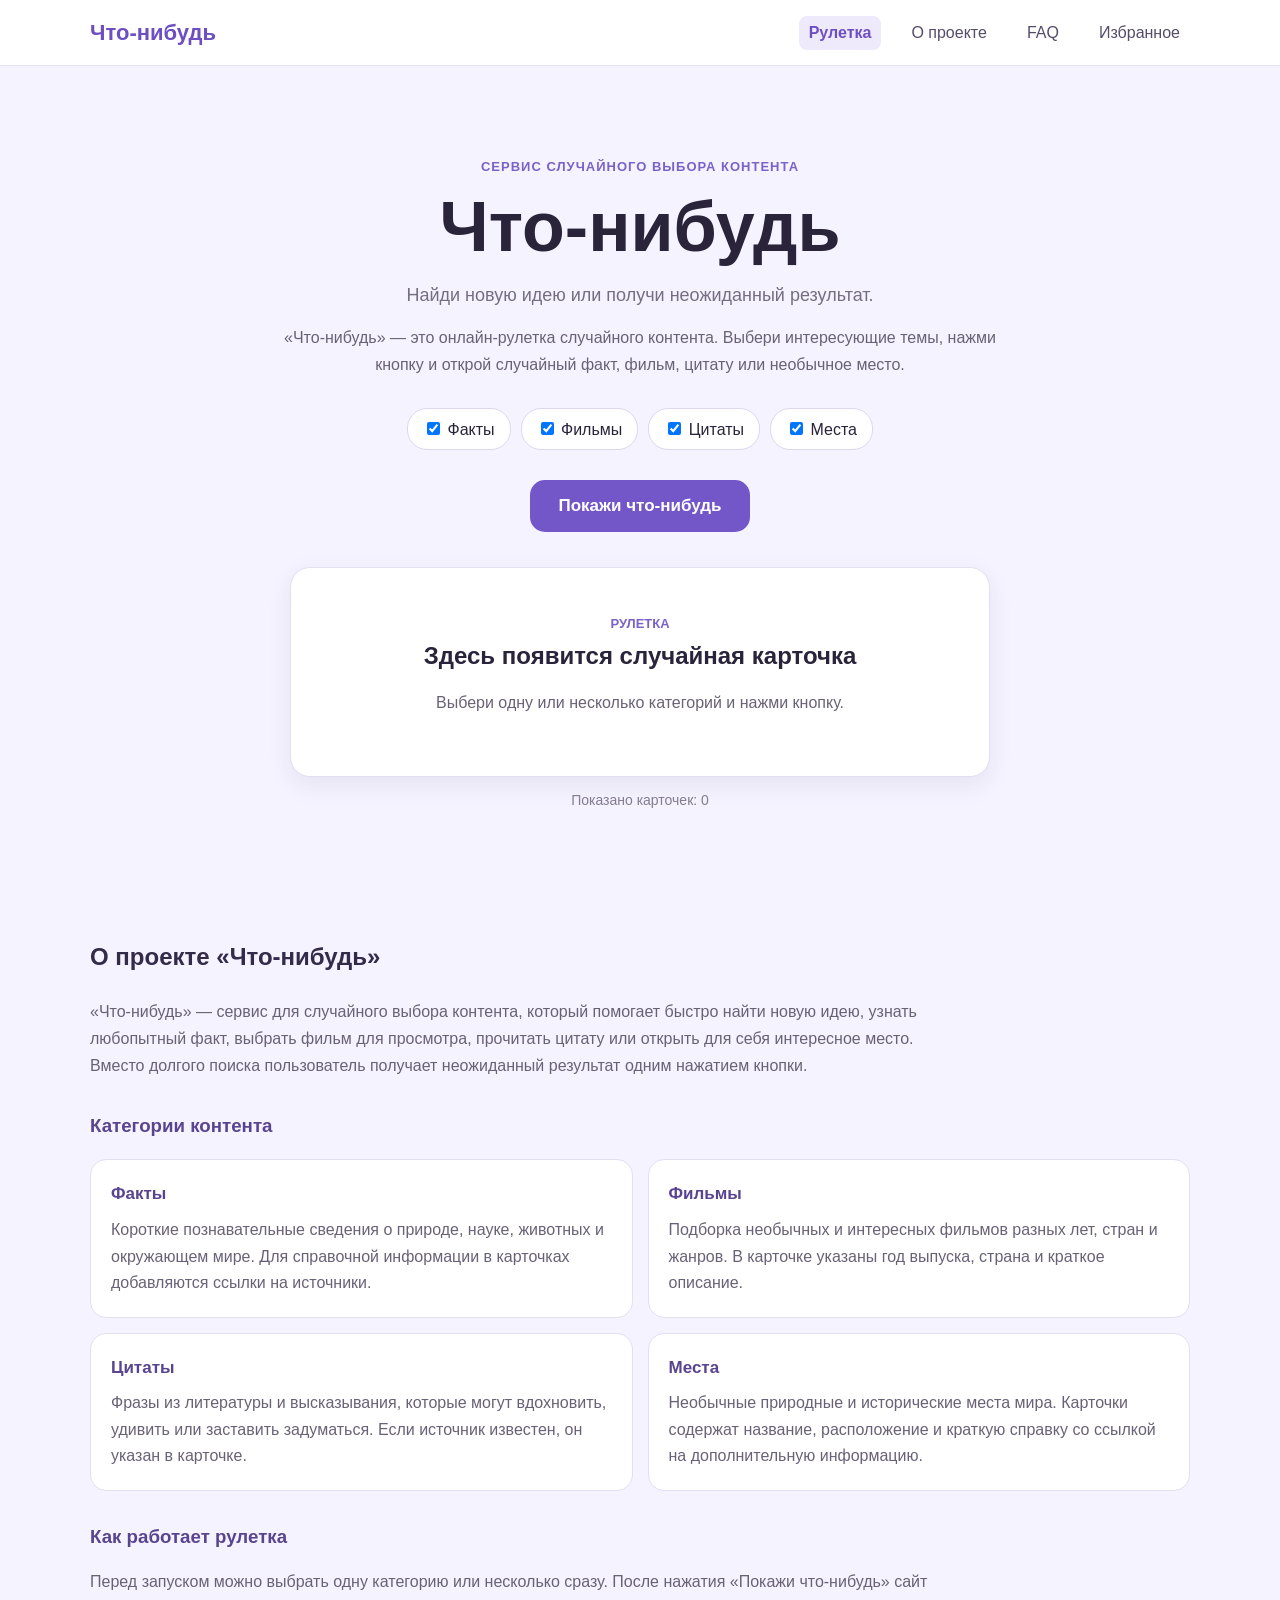
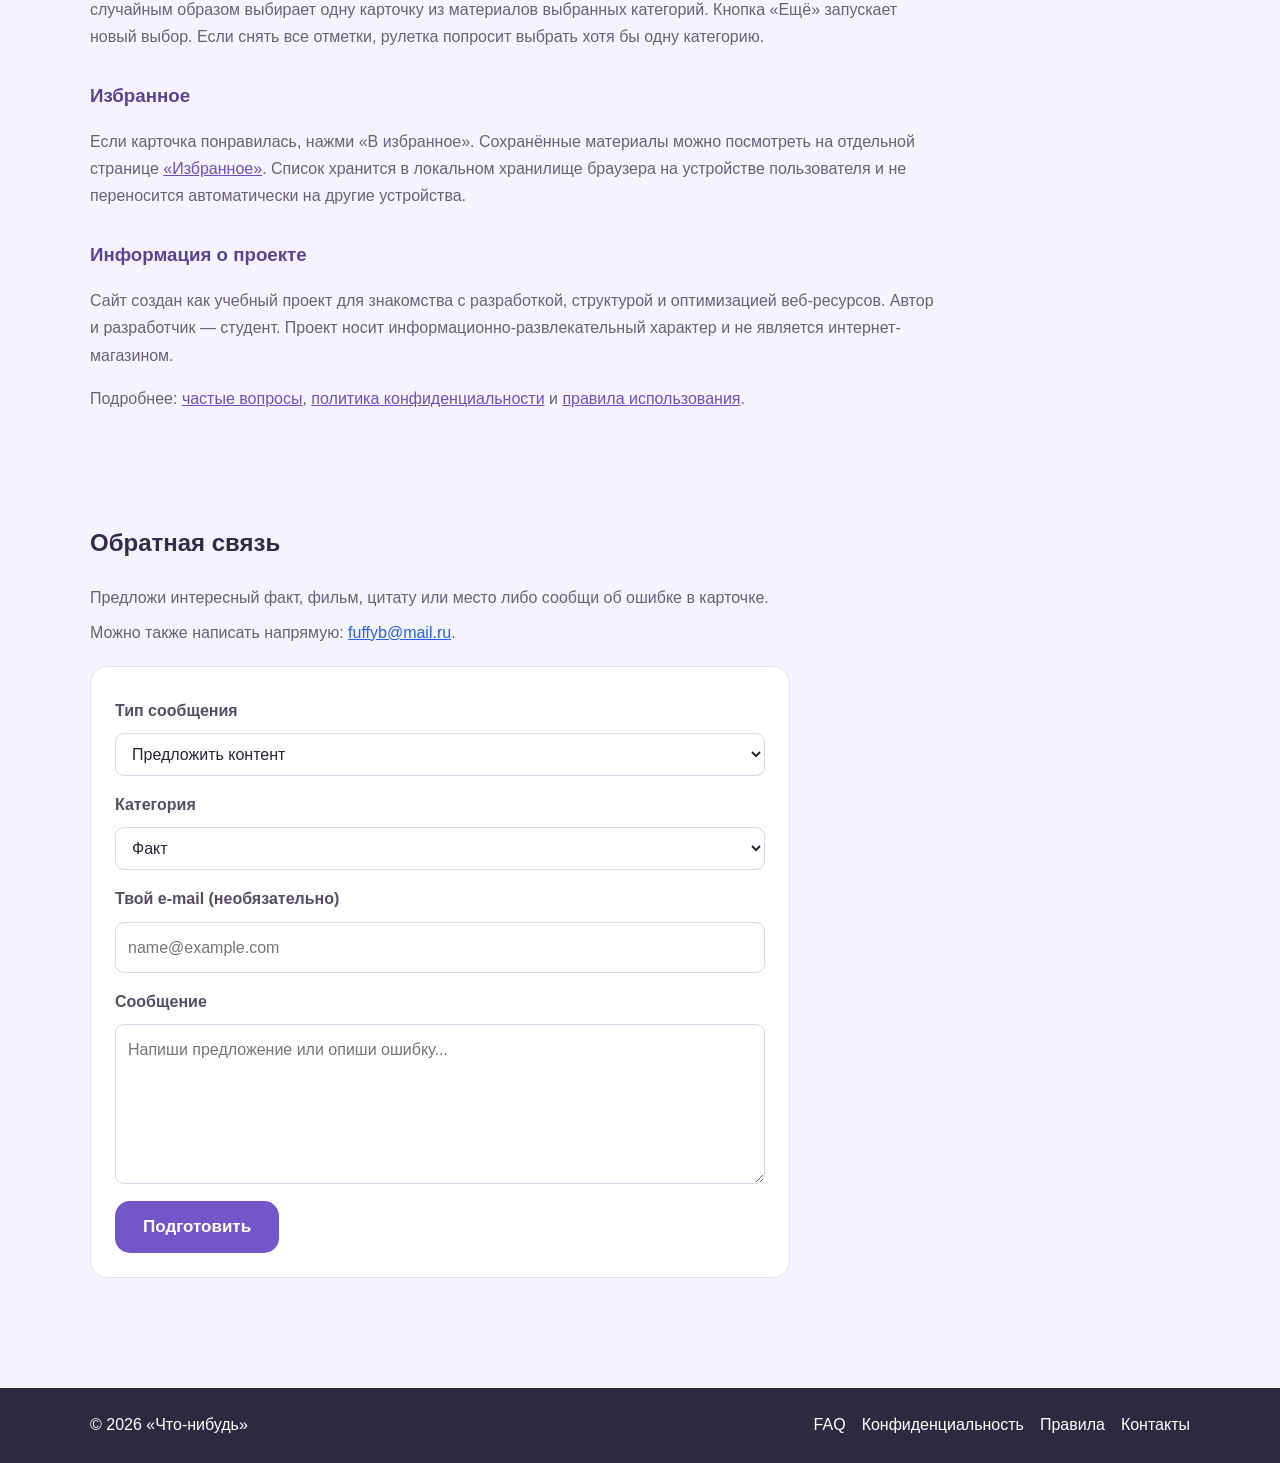
<file: index.html>
<!DOCTYPE html>
<html lang="ru">
<head>
<!-- Yandex.Metrika counter -->
<script type="text/javascript">
    (function(m,e,t,r,i,k,a){
        m[i]=m[i]||function(){(m[i].a=m[i].a||[]).push(arguments)};
        m[i].l=1*new Date();
        for (var j = 0; j < document.scripts.length; j++) {if (document.scripts[j].src === r) { return; }}
        k=e.createElement(t),a=e.getElementsByTagName(t)[0],k.async=1,k.src=r,a.parentNode.insertBefore(k,a)
    })(window, document,'script','https://mc.yandex.ru/metrika/tag.js?id=114435342', 'ym');

    ym(114435342, 'init', {ssr:true, webvisor:true, clickmap:true, ecommerce:"dataLayer", referrer: document.referrer, url: location.href, accurateTrackBounce:true, trackLinks:true});
</script>
<noscript><div><img src="https://mc.yandex.ru/watch/114435342" style="position:absolute; left:-9999px;" alt="" /></div></noscript>
<!-- /Yandex.Metrika counter -->
    <meta charset="UTF-8">
    <meta name="viewport" content="width=device-width, initial-scale=1.0">
    <title>Что-нибудь — случайная рулетка фактов, фильмов, цитат и мест</title>
    <meta name="description" content="«Что-нибудь» — сервис случайного выбора контента. Выбери факты, фильмы, цитаты или места, нажми кнопку и найди новую идею или неожиданный результат.">
    <link rel="stylesheet" href="style.css?v=4">
    <link rel="canonical" href="https://fuffich.github.io/">
</head>
<body>
<header>
    <div class="container nav">
        <a class="logo" href="index.html">Что-нибудь</a>
        <nav aria-label="Основная навигация">
            <a href="index.html" aria-current="page">Рулетка</a>
            <a href="index.html#about">О проекте</a>
            <a href="faq.html">FAQ</a>
            <a href="favorites.html">Избранное</a>
        </nav>
    </div>
</header>

<main>
    <section id="home" class="hero container">
        <p class="label">Сервис случайного выбора контента</p>
        <h1>Что-нибудь</h1>
        <p class="subtitle">Найди новую идею или получи неожиданный результат.</p>
        <p class="intro-text">
            «Что-нибудь» — это онлайн-рулетка случайного контента. Выбери интересующие темы,
            нажми кнопку и открой случайный факт, фильм, цитату или необычное место.
        </p>

        <div id="categories" class="filters" aria-label="Категории контента">
            <label><input type="checkbox" value="fact" checked> Факты</label>
            <label><input type="checkbox" value="movie" checked> Фильмы</label>
            <label><input type="checkbox" value="quote" checked> Цитаты</label>
            <label><input type="checkbox" value="place" checked> Места</label>
        </div>

        <button id="randomBtn" class="main-button">Покажи что-нибудь</button>

        <div id="rouletteCard" class="card placeholder" aria-live="polite" aria-atomic="true">
            <div>
                <span class="card-type">Рулетка</span>
                <h2>Здесь появится случайная карточка</h2>
                <p>Выбери одну или несколько категорий и нажми кнопку.</p>
            </div>
        </div>

        <div id="cardActions" class="actions" hidden>
            <button id="nextBtn">Ещё</button>
            <button id="saveBtn" aria-pressed="false">♡ В избранное</button>
            <button id="shareBtn">Поделиться</button>
        </div>

        <p class="counter">Показано карточек: <span id="counter">0</span></p>
    </section>

    <section class="content-section container" id="about">
        <h2>О проекте «Что-нибудь»</h2>
        <p>
            «Что-нибудь» — сервис для случайного выбора контента, который помогает быстро найти
            новую идею, узнать любопытный факт, выбрать фильм для просмотра, прочитать цитату
            или открыть для себя интересное место. Вместо долгого поиска пользователь получает
            неожиданный результат одним нажатием кнопки.
        </p>

        <h3>Категории контента</h3>
        <div class="category-grid">
            <article>
                <h4>Факты</h4>
                <p>Короткие познавательные сведения о природе, науке, животных и окружающем мире.
                   Для справочной информации в карточках добавляются ссылки на источники.</p>
            </article>
            <article>
                <h4>Фильмы</h4>
                <p>Подборка необычных и интересных фильмов разных лет, стран и жанров.
                   В карточке указаны год выпуска, страна и краткое описание.</p>
            </article>
            <article>
                <h4>Цитаты</h4>
                <p>Фразы из литературы и высказывания, которые могут вдохновить, удивить
                   или заставить задуматься. Если источник известен, он указан в карточке.</p>
            </article>
            <article>
                <h4>Места</h4>
                <p>Необычные природные и исторические места мира. Карточки содержат название,
                   расположение и краткую справку со ссылкой на дополнительную информацию.</p>
            </article>
        </div>

        <h3>Как работает рулетка</h3>
        <p>
            Перед запуском можно выбрать одну категорию или несколько сразу. После нажатия
            «Покажи что-нибудь» сайт случайным образом выбирает одну карточку из материалов
            выбранных категорий. Кнопка «Ещё» запускает новый выбор. Если снять все отметки,
            рулетка попросит выбрать хотя бы одну категорию.
        </p>

        <h3>Избранное</h3>
        <p>
            Если карточка понравилась, нажми «В избранное». Сохранённые материалы можно посмотреть
            на отдельной странице <a href="favorites.html">«Избранное»</a>. Список хранится
            в локальном хранилище браузера на устройстве пользователя и не переносится
            автоматически на другие устройства.
        </p>

        <h3>Информация о проекте</h3>
        <p>
            Сайт создан как учебный проект для знакомства с разработкой, структурой и оптимизацией
            веб-ресурсов. Автор и разработчик — студент. Проект носит информационно-развлекательный
            характер и не является интернет-магазином.
        </p>
        <p class="text-links">
            Подробнее: <a href="faq.html">частые вопросы</a>,
            <a href="privacy.html">политика конфиденциальности</a> и
            <a href="rules.html">правила использования</a>.
        </p>
    </section>

    <section class="feedback-section container" id="feedback">
        <h2>Обратная связь</h2>
        <p>
            Предложи интересный факт, фильм, цитату или место либо сообщи об ошибке в карточке.
        </p>
        <p class="contact-email">Можно также написать напрямую: <a href="mailto:fuffyb@mail.ru">fuffyb@mail.ru</a>.</p>

        <form id="feedbackForm" class="feedback-form">
            <label for="feedbackTopic">Тип сообщения</label>
            <select id="feedbackTopic" name="topic" required>
                <option value="Предложение контента">Предложить контент</option>
                <option value="Сообщение об ошибке">Сообщить об ошибке</option>
                <option value="Другое">Другое</option>
            </select>

            <label for="feedbackCategory">Категория</label>
            <select id="feedbackCategory" name="category">
                <option value="Факт">Факт</option>
                <option value="Фильм">Фильм</option>
                <option value="Цитата">Цитата</option>
                <option value="Место">Место</option>
                <option value="Не относится к категории">Не относится к категории</option>
            </select>

            <label for="feedbackEmail">Твой e-mail (необязательно)</label>
            <input id="feedbackEmail" name="email" type="email" placeholder="name@example.com">

            <label for="feedbackMessage">Сообщение</label>
            <textarea id="feedbackMessage" name="message" rows="5"
                      placeholder="Напиши предложение или опиши ошибку..." required></textarea>

            <button class="main-button" type="submit">Подготовить</button>
        </form>
    </section>
</main>

<footer>
    <div class="container footer-content">
        <span>© 2026 «Что-нибудь»</span>
        <div class="footer-links">
            <a href="faq.html">FAQ</a>
            <a href="privacy.html">Конфиденциальность</a>
            <a href="rules.html">Правила</a>
            <a href="index.html#feedback">Контакты</a>
        </div>
    </div>
</footer>

<script src="script.js"></script>
<script>
    // Подсвечиваем «О проекте», когда пользователь перешёл к этому разделу.
    (() => {
        const navLinks = document.querySelectorAll('header nav a');

        function updateCurrentNavigation() {
            const aboutIsActive = window.location.hash === '#about';

            navLinks.forEach((link) => {
                const href = link.getAttribute('href');
                const isAboutLink = href === 'index.html#about';
                const isRouletteLink = href === 'index.html';
                const shouldBeCurrent = aboutIsActive ? isAboutLink : isRouletteLink;

                if (shouldBeCurrent) {
                    link.setAttribute('aria-current', 'page');
                } else {
                    link.removeAttribute('aria-current');
                }
            });
        }

        updateCurrentNavigation();
        window.addEventListener('hashchange', updateCurrentNavigation);
    })();
</script>
<script src="link-state.js?v=4"></script>
</body>
</html>
</file>
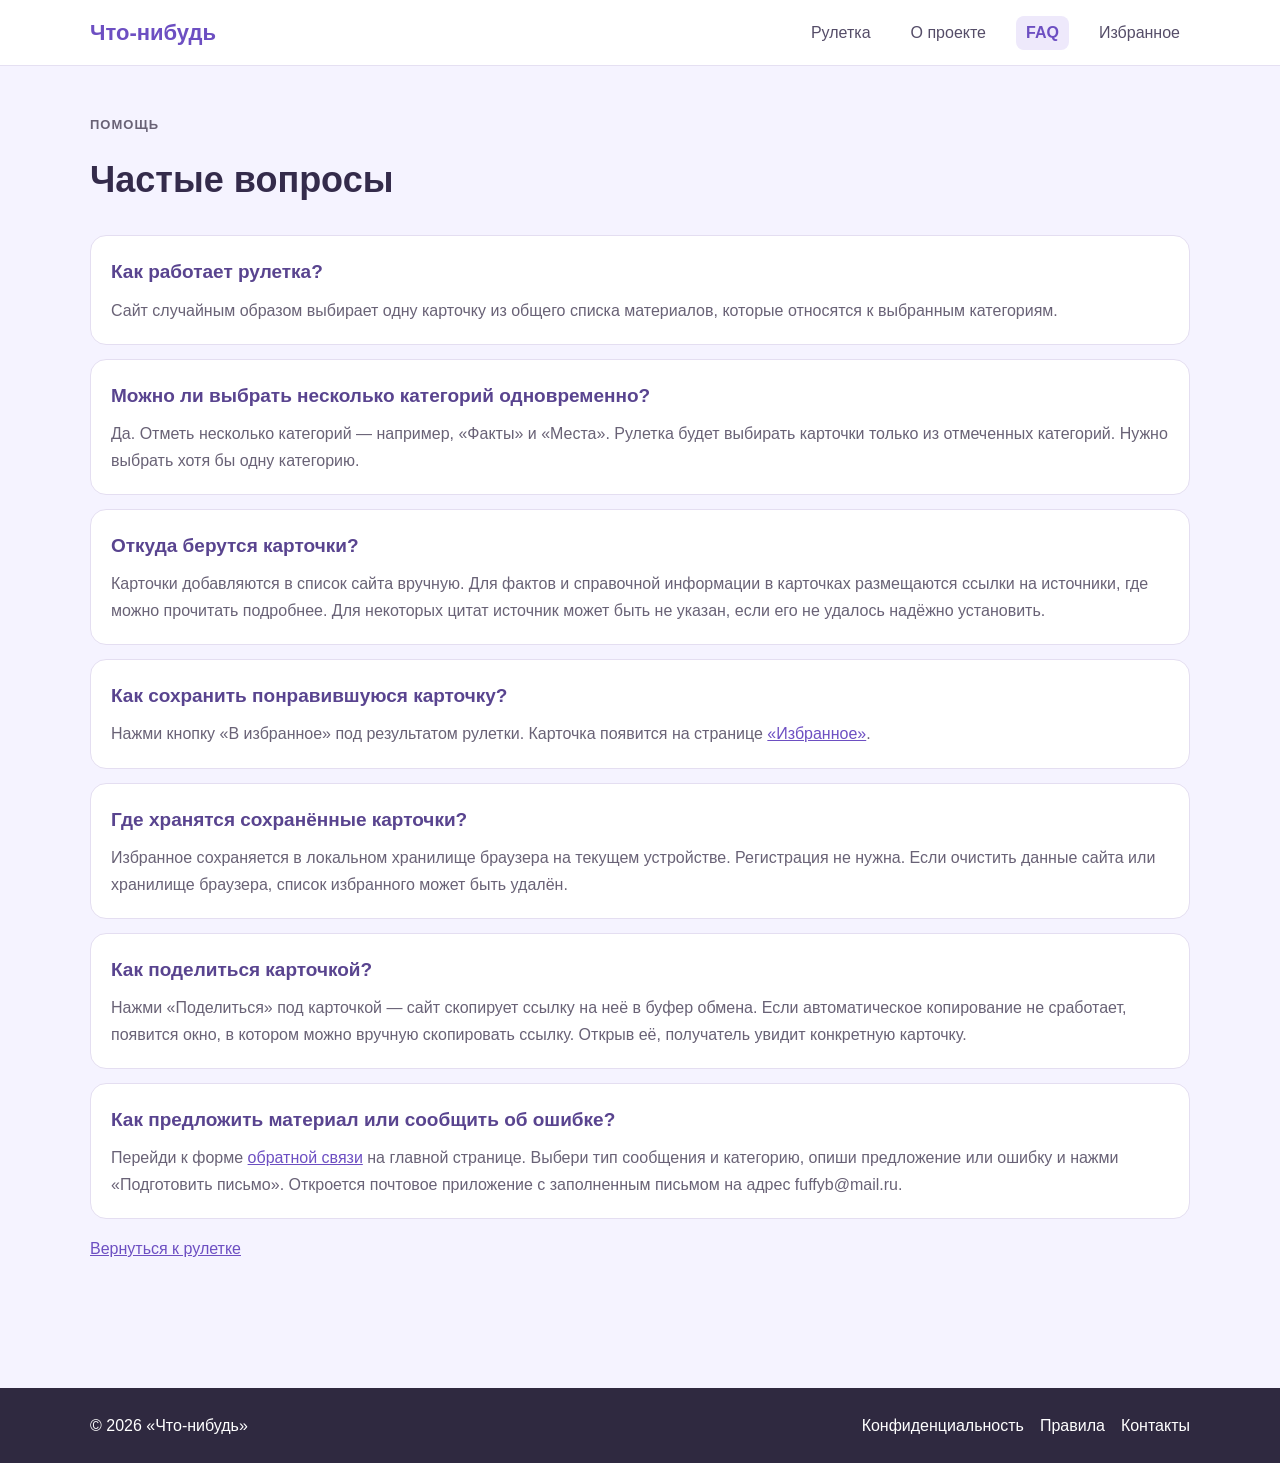
<file: faq.html>
<!DOCTYPE html>
<html lang="ru">
<head>
<!-- Yandex.Metrika counter -->
<script type="text/javascript">
    (function(m,e,t,r,i,k,a){
        m[i]=m[i]||function(){(m[i].a=m[i].a||[]).push(arguments)};
        m[i].l=1*new Date();
        for (var j = 0; j < document.scripts.length; j++) {if (document.scripts[j].src === r) { return; }}
        k=e.createElement(t),a=e.getElementsByTagName(t)[0],k.async=1,k.src=r,a.parentNode.insertBefore(k,a)
    })(window, document,'script','https://mc.yandex.ru/metrika/tag.js?id=114435342', 'ym');

    ym(114435342, 'init', {ssr:true, webvisor:true, clickmap:true, ecommerce:"dataLayer", referrer: document.referrer, url: location.href, accurateTrackBounce:true, trackLinks:true});
</script>
<noscript><div><img src="https://mc.yandex.ru/watch/114435342" style="position:absolute; left:-9999px;" alt="" /></div></noscript>
<!-- /Yandex.Metrika counter -->
    <meta charset="UTF-8">
    <meta name="viewport" content="width=device-width, initial-scale=1.0">
    <title>FAQ — вопросы о рулетке «Что-нибудь»</title>
    <meta name="description" content="Ответы на вопросы о случайной рулетке контента, категориях, карточках и избранном на сайте «Что-нибудь».">
    <link rel="stylesheet" href="style.css">
</head>
<body>
<header>
    <div class="container nav">
        <a class="logo" href="index.html">Что-нибудь</a>
        <nav aria-label="Основная навигация">
            <a href="index.html">Рулетка</a>
            <a href="index.html#about">О проекте</a>
            <a href="faq.html" aria-current="page">FAQ</a>
            <a href="favorites.html">Избранное</a>
        </nav>
    </div>
</header>

<main class="container info-page">
    <p class="label">Помощь</p>
    <h1 class="page-heading">Частые вопросы</h1>

    <section class="faq-item">
        <h2>Как работает рулетка?</h2>
        <p>Сайт случайным образом выбирает одну карточку из общего списка материалов, которые относятся к выбранным категориям.</p>
    </section>
    <section class="faq-item">
        <h2>Можно ли выбрать несколько категорий одновременно?</h2>
        <p>Да. Отметь несколько категорий — например, «Факты» и «Места». Рулетка будет выбирать карточки только из отмеченных категорий. Нужно выбрать хотя бы одну категорию.</p>
    </section>
    <section class="faq-item">
        <h2>Откуда берутся карточки?</h2>
        <p>Карточки добавляются в список сайта вручную. Для фактов и справочной информации в карточках размещаются ссылки на источники, где можно прочитать подробнее. Для некоторых цитат источник может быть не указан, если его не удалось надёжно установить.</p>
    </section>
    <section class="faq-item">
        <h2>Как сохранить понравившуюся карточку?</h2>
        <p>Нажми кнопку «В избранное» под результатом рулетки. Карточка появится на странице <a href="favorites.html">«Избранное»</a>.</p>
    </section>
    <section class="faq-item">
        <h2>Где хранятся сохранённые карточки?</h2>
        <p>Избранное сохраняется в локальном хранилище браузера на текущем устройстве. Регистрация не нужна. Если очистить данные сайта или хранилище браузера, список избранного может быть удалён.</p>
    </section>
    <section class="faq-item">
        <h2>Как поделиться карточкой?</h2>
        <p>Нажми «Поделиться» под карточкой — сайт скопирует ссылку на неё в буфер обмена. Если автоматическое копирование не сработает, появится окно, в котором можно вручную скопировать ссылку. Открыв её, получатель увидит конкретную карточку.</p>
    </section>
    <section class="faq-item">
        <h2>Как предложить материал или сообщить об ошибке?</h2>
        <p>Перейди к форме <a href="index.html#feedback">обратной связи</a> на главной странице. Выбери тип сообщения и категорию, опиши предложение или ошибку и нажми «Подготовить письмо». Откроется почтовое приложение с заполненным письмом на адрес fuffyb@mail.ru.</p>
    </section>

    <p class="text-links"><a href="index.html">Вернуться к рулетке</a></p>
</main>

<footer>
    <div class="container footer-content">
        <span>© 2026 «Что-нибудь»</span>
        <div class="footer-links">
            <a href="privacy.html">Конфиденциальность</a>
            <a href="rules.html">Правила</a>
            <a href="mailto:fuffyb@mail.ru">Контакты</a>
        </div>
    </div>
</footer>
</body>
</html>
</file>
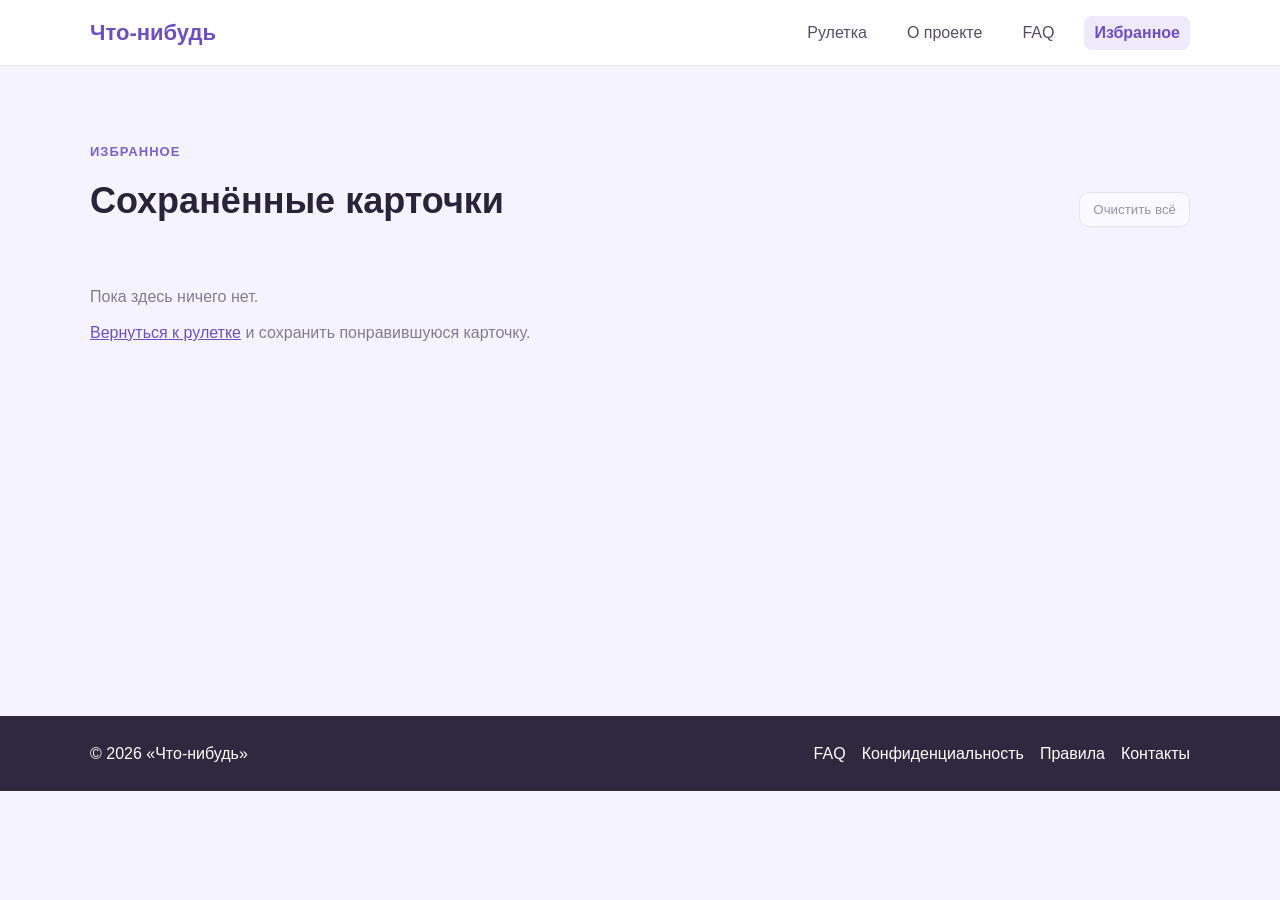
<file: favorites.html>
<!DOCTYPE html>
<html lang="ru">
<head>
<!-- Yandex.Metrika counter -->
<script type="text/javascript">
    (function(m,e,t,r,i,k,a){
        m[i]=m[i]||function(){(m[i].a=m[i].a||[]).push(arguments)};
        m[i].l=1*new Date();
        for (var j = 0; j < document.scripts.length; j++) {if (document.scripts[j].src === r) { return; }}
        k=e.createElement(t),a=e.getElementsByTagName(t)[0],k.async=1,k.src=r,a.parentNode.insertBefore(k,a)
    })(window, document,'script','https://mc.yandex.ru/metrika/tag.js?id=114435342', 'ym');

    ym(114435342, 'init', {ssr:true, webvisor:true, clickmap:true, ecommerce:"dataLayer", referrer: document.referrer, url: location.href, accurateTrackBounce:true, trackLinks:true});
</script>
<noscript><div><img src="https://mc.yandex.ru/watch/114435342" style="position:absolute; left:-9999px;" alt="" /></div></noscript>
<!-- /Yandex.Metrika counter -->
    <meta charset="UTF-8">
    <meta name="viewport" content="width=device-width, initial-scale=1.0">
    <title>Избранное — Что-нибудь</title>
    <meta name="description" content="Сохранённые факты, фильмы, цитаты и места из случайной рулетки «Что-нибудь».">
    <link rel="stylesheet" href="style.css">
</head>
<body>
<header>
    <div class="container nav">
        <a class="logo" href="index.html">Что-нибудь</a>
        <nav aria-label="Основная навигация">
            <a href="index.html">Рулетка</a>
            <a href="index.html#about">О проекте</a>
            <a href="faq.html">FAQ</a>
            <a href="favorites.html" aria-current="page">Избранное</a>
        </nav>
    </div>
</header>

<main>
    <section class="section container favorites-section">
        <p class="label">Избранное</p>
        <div class="section-title">
            <h1 class="page-heading">Сохранённые карточки</h1>
            <button id="clearFavorites" class="small-button" type="button" disabled>Очистить всё</button>
        </div>
        <div id="favoritesGrid" class="grid"></div>
        <p id="emptyFavorites" class="empty">
            Пока здесь ничего нет.<br><br>
            <a href="index.html">Вернуться к рулетке</a> и сохранить понравившуюся карточку.
        </p>
    </section>
</main>

<footer>
    <div class="container footer-content">
        <span>© 2026 «Что-нибудь»</span>
        <div class="footer-links">
            <a href="faq.html">FAQ</a>
            <a href="privacy.html">Конфиденциальность</a>
            <a href="rules.html">Правила</a>
            <a href="mailto:fuffyb@mail.ru">Контакты</a>
        </div>
    </div>
</footer>

<script src="script.js"></script>
</body>
</html>
</file>
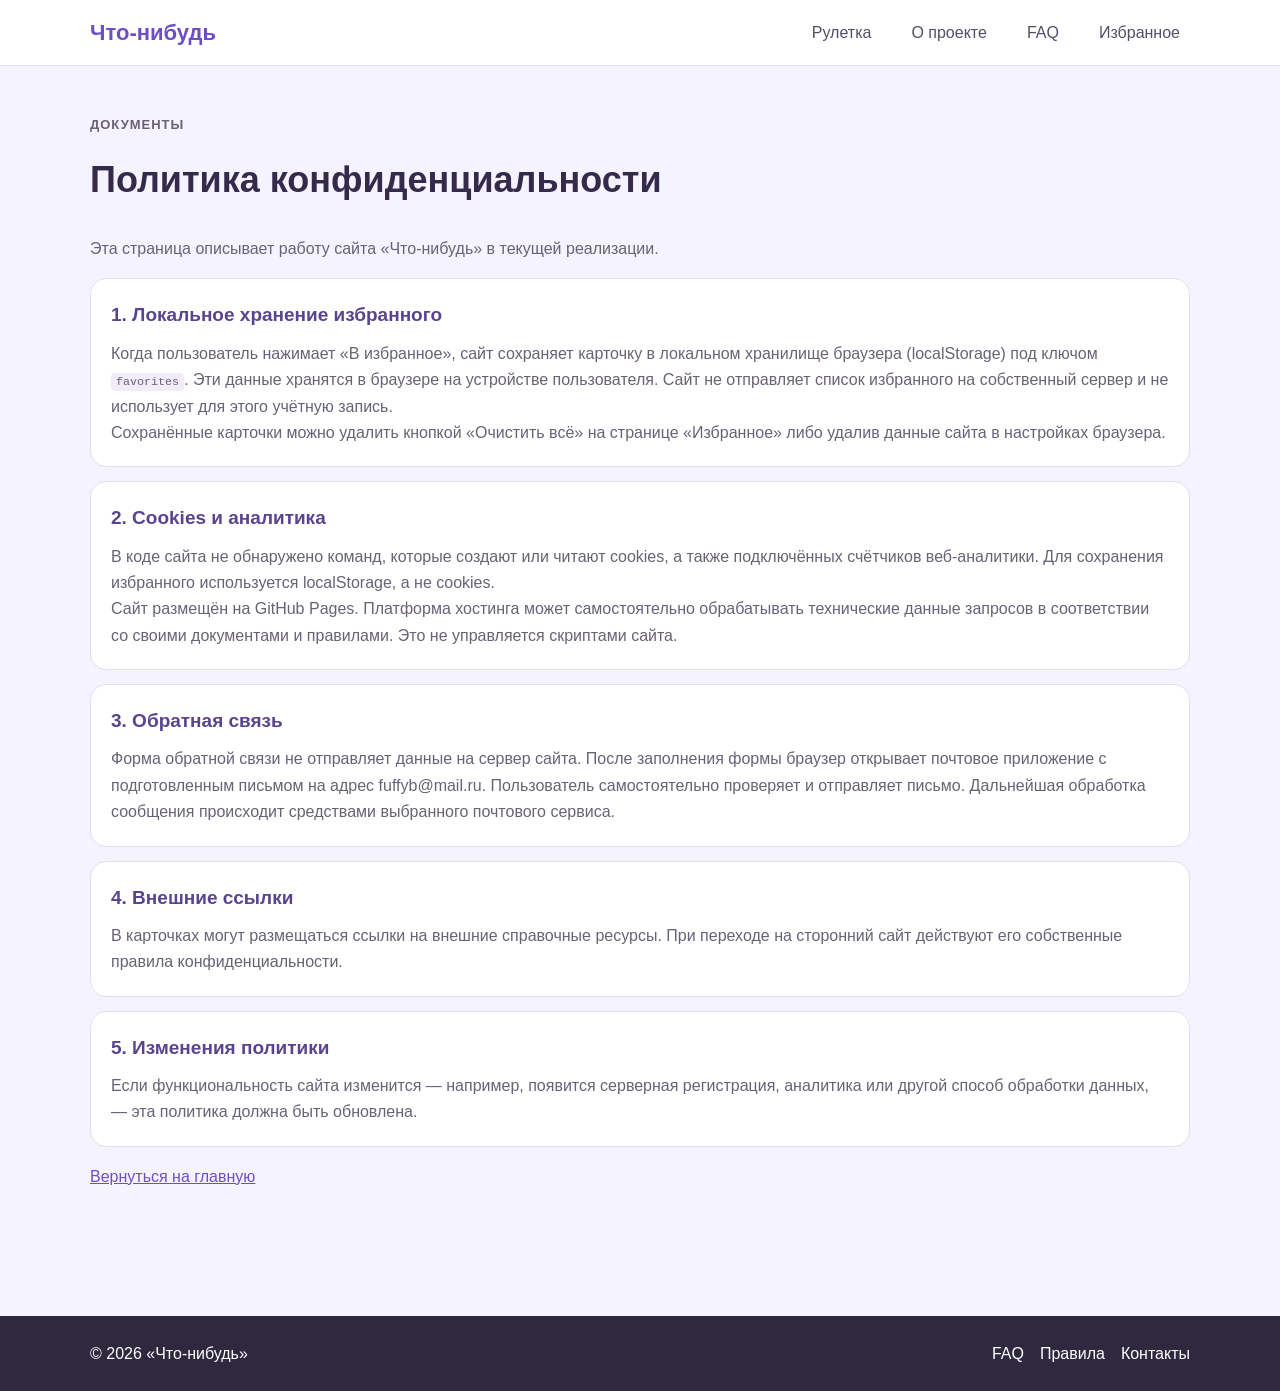
<file: privacy.html>
<!DOCTYPE html>
<html lang="ru">
<head>
<!-- Yandex.Metrika counter -->
<script type="text/javascript">
    (function(m,e,t,r,i,k,a){
        m[i]=m[i]||function(){(m[i].a=m[i].a||[]).push(arguments)};
        m[i].l=1*new Date();
        for (var j = 0; j < document.scripts.length; j++) {if (document.scripts[j].src === r) { return; }}
        k=e.createElement(t),a=e.getElementsByTagName(t)[0],k.async=1,k.src=r,a.parentNode.insertBefore(k,a)
    })(window, document,'script','https://mc.yandex.ru/metrika/tag.js?id=114435342', 'ym');

    ym(114435342, 'init', {ssr:true, webvisor:true, clickmap:true, ecommerce:"dataLayer", referrer: document.referrer, url: location.href, accurateTrackBounce:true, trackLinks:true});
</script>
<noscript><div><img src="https://mc.yandex.ru/watch/114435342" style="position:absolute; left:-9999px;" alt="" /></div></noscript>
<!-- /Yandex.Metrika counter -->
    <meta charset="UTF-8">
    <meta name="viewport" content="width=device-width, initial-scale=1.0">
    <title>Политика конфиденциальности — Что-нибудь</title>
    <meta name="description" content="Как сайт «Что-нибудь» использует локальное хранилище браузера и обрабатывает сообщения обратной связи.">
    <link rel="stylesheet" href="style.css">
</head>
<body>
<header>
    <div class="container nav">
        <a class="logo" href="index.html">Что-нибудь</a>
        <nav aria-label="Основная навигация">
            <a href="index.html">Рулетка</a>
            <a href="index.html#about">О проекте</a>
            <a href="faq.html">FAQ</a>
            <a href="favorites.html">Избранное</a>
        </nav>
    </div>
</header>

<main class="container info-page">
    <p class="label">Документы</p>
    <h1 class="page-heading">Политика конфиденциальности</h1>
    <p>Эта страница описывает работу сайта «Что-нибудь» в текущей реализации.</p>

    <section class="faq-item">
        <h2>1. Локальное хранение избранного</h2>
        <p>Когда пользователь нажимает «В избранное», сайт сохраняет карточку в локальном хранилище браузера (localStorage) под ключом <code>favorites</code>. Эти данные хранятся в браузере на устройстве пользователя. Сайт не отправляет список избранного на собственный сервер и не использует для этого учётную запись.</p>
        <p>Сохранённые карточки можно удалить кнопкой «Очистить всё» на странице «Избранное» либо удалив данные сайта в настройках браузера.</p>
    </section>
    <section class="faq-item">
        <h2>2. Cookies и аналитика</h2>
        <p>В коде сайта не обнаружено команд, которые создают или читают cookies, а также подключённых счётчиков веб-аналитики. Для сохранения избранного используется localStorage, а не cookies.</p>
        <p>Сайт размещён на GitHub Pages. Платформа хостинга может самостоятельно обрабатывать технические данные запросов в соответствии со своими документами и правилами. Это не управляется скриптами сайта.</p>
    </section>
    <section class="faq-item">
        <h2>3. Обратная связь</h2>
        <p>Форма обратной связи не отправляет данные на сервер сайта. После заполнения формы браузер открывает почтовое приложение с подготовленным письмом на адрес fuffyb@mail.ru. Пользователь самостоятельно проверяет и отправляет письмо. Дальнейшая обработка сообщения происходит средствами выбранного почтового сервиса.</p>
    </section>
    <section class="faq-item">
        <h2>4. Внешние ссылки</h2>
        <p>В карточках могут размещаться ссылки на внешние справочные ресурсы. При переходе на сторонний сайт действуют его собственные правила конфиденциальности.</p>
    </section>
    <section class="faq-item">
        <h2>5. Изменения политики</h2>
        <p>Если функциональность сайта изменится — например, появится серверная регистрация, аналитика или другой способ обработки данных, — эта политика должна быть обновлена.</p>
    </section>

    <p class="text-links"><a href="index.html">Вернуться на главную</a></p>
</main>

<footer>
    <div class="container footer-content">
        <span>© 2026 «Что-нибудь»</span>
        <div class="footer-links">
            <a href="faq.html">FAQ</a>
            <a href="rules.html">Правила</a>
            <a href="mailto:fuffyb@mail.ru">Контакты</a>
        </div>
    </div>
</footer>
</body>
</html>
</file>
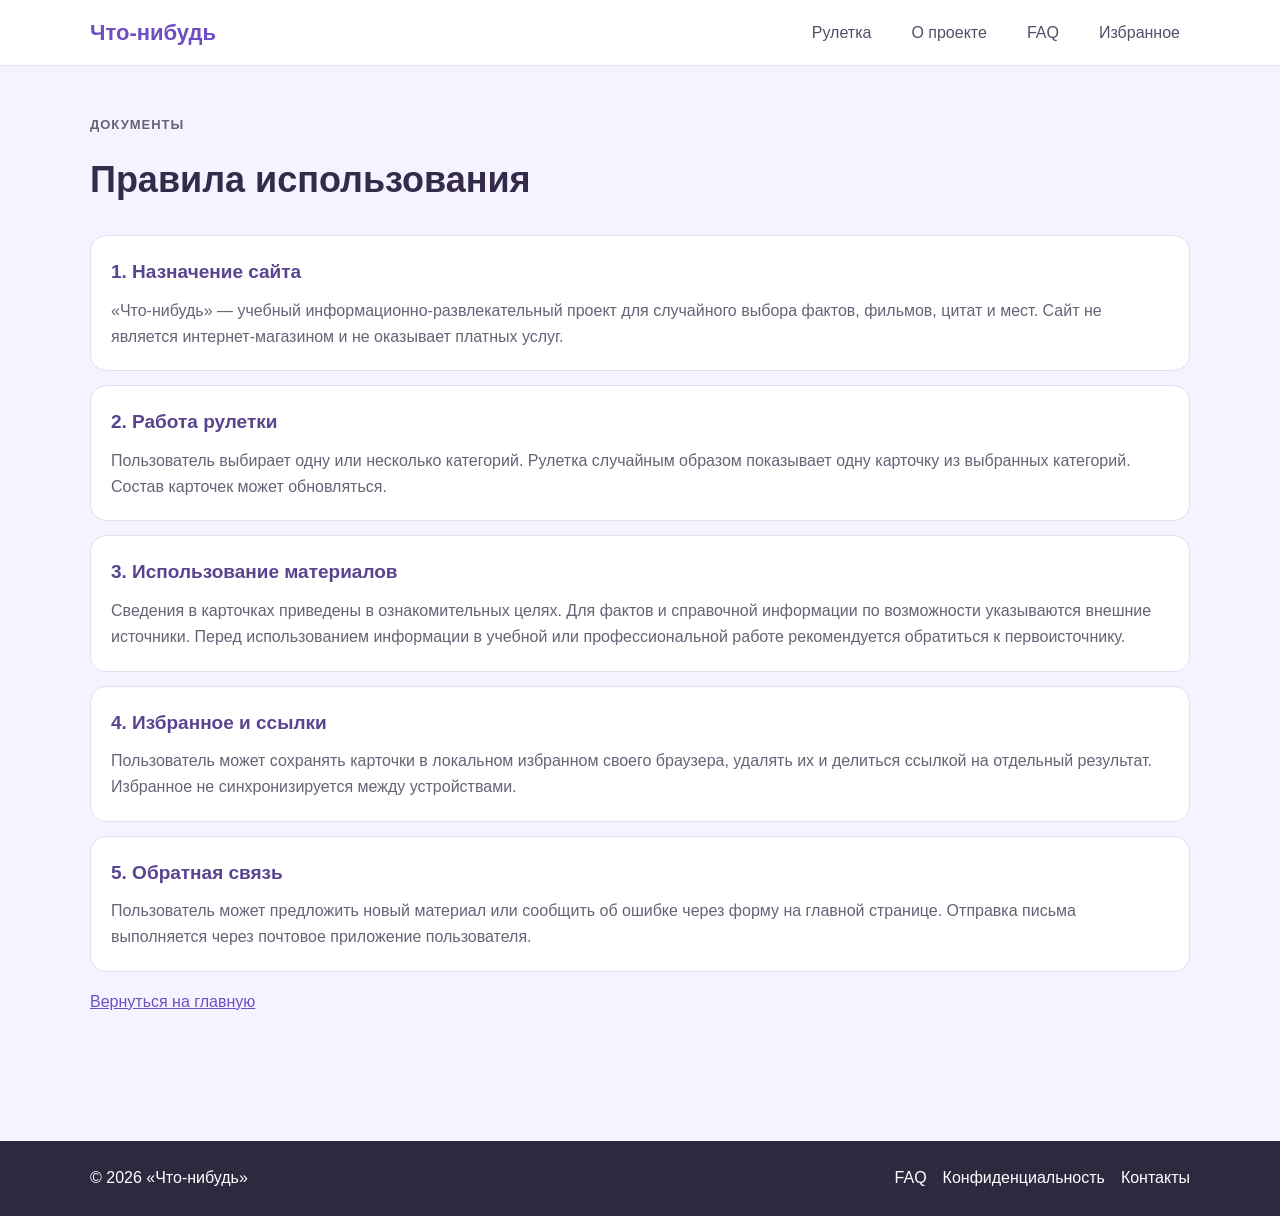
<file: rules.html>
<!DOCTYPE html>
<html lang="ru">
<head>
<!-- Yandex.Metrika counter -->
<script type="text/javascript">
    (function(m,e,t,r,i,k,a){
        m[i]=m[i]||function(){(m[i].a=m[i].a||[]).push(arguments)};
        m[i].l=1*new Date();
        for (var j = 0; j < document.scripts.length; j++) {if (document.scripts[j].src === r) { return; }}
        k=e.createElement(t),a=e.getElementsByTagName(t)[0],k.async=1,k.src=r,a.parentNode.insertBefore(k,a)
    })(window, document,'script','https://mc.yandex.ru/metrika/tag.js?id=114435342', 'ym');

    ym(114435342, 'init', {ssr:true, webvisor:true, clickmap:true, ecommerce:"dataLayer", referrer: document.referrer, url: location.href, accurateTrackBounce:true, trackLinks:true});
</script>
<noscript><div><img src="https://mc.yandex.ru/watch/114435342" style="position:absolute; left:-9999px;" alt="" /></div></noscript>
<!-- /Yandex.Metrika counter -->
    <meta charset="UTF-8">
    <meta name="viewport" content="width=device-width, initial-scale=1.0">
    <title>Правила использования — Что-нибудь</title>
    <meta name="description" content="Краткие правила использования случайной рулетки контента «Что-нибудь».">
    <link rel="stylesheet" href="style.css">
</head>
<body>
<header>
    <div class="container nav">
        <a class="logo" href="index.html">Что-нибудь</a>
        <nav aria-label="Основная навигация">
            <a href="index.html">Рулетка</a>
            <a href="index.html#about">О проекте</a>
            <a href="faq.html">FAQ</a>
            <a href="favorites.html">Избранное</a>
        </nav>
    </div>
</header>

<main class="container info-page">
    <p class="label">Документы</p>
    <h1 class="page-heading">Правила использования</h1>

    <section class="faq-item">
        <h2>1. Назначение сайта</h2>
        <p>«Что-нибудь» — учебный информационно-развлекательный проект для случайного выбора фактов, фильмов, цитат и мест. Сайт не является интернет-магазином и не оказывает платных услуг.</p>
    </section>
    <section class="faq-item">
        <h2>2. Работа рулетки</h2>
        <p>Пользователь выбирает одну или несколько категорий. Рулетка случайным образом показывает одну карточку из выбранных категорий. Состав карточек может обновляться.</p>
    </section>
    <section class="faq-item">
        <h2>3. Использование материалов</h2>
        <p>Сведения в карточках приведены в ознакомительных целях. Для фактов и справочной информации по возможности указываются внешние источники. Перед использованием информации в учебной или профессиональной работе рекомендуется обратиться к первоисточнику.</p>
    </section>
    <section class="faq-item">
        <h2>4. Избранное и ссылки</h2>
        <p>Пользователь может сохранять карточки в локальном избранном своего браузера, удалять их и делиться ссылкой на отдельный результат. Избранное не синхронизируется между устройствами.</p>
    </section>
    <section class="faq-item">
        <h2>5. Обратная связь</h2>
        <p>Пользователь может предложить новый материал или сообщить об ошибке через форму на главной странице. Отправка письма выполняется через почтовое приложение пользователя.</p>
    </section>

    <p class="text-links"><a href="index.html">Вернуться на главную</a></p>
</main>

<footer>
    <div class="container footer-content">
        <span>© 2026 «Что-нибудь»</span>
        <div class="footer-links">
            <a href="faq.html">FAQ</a>
            <a href="privacy.html">Конфиденциальность</a>
            <a href="mailto:fuffyb@mail.ru">Контакты</a>
        </div>
    </div>
</footer>
</body>
</html>
</file>
<file: style.css>
* {
    box-sizing: border-box;
}

/* Атрибут hidden должен скрывать элемент независимо от его display. */
[hidden] {
    display: none !important;
}

html {
    scroll-behavior: smooth;
}

#about,
#feedback {
    scroll-margin-top: 85px;
}

body {
    margin: 0;
    font-family: Arial, sans-serif;
    background: #f5f3ff;
    color: #29243a;
}

.container {
    width: min(1100px, 92%);
    margin: 0 auto;
}


/* ШАПКА */

header {
    position: sticky;
    top: 0;
    z-index: 10;
    background: white;
    border-bottom: 1px solid #e5e0f2;
}

.nav {
    min-height: 65px;
    display: flex;
    align-items: center;
    justify-content: space-between;
    gap: 20px;
}

.logo {
    color: #6d4fc2;
    font-size: 22px;
    font-weight: bold;
    text-decoration: none;
}

nav {
    display: flex;
    gap: 20px;
    flex-wrap: wrap;
}

nav a {
    color: #554d68;
    text-decoration: none;
    padding: 8px 10px;
    border-radius: 8px;
}

nav a:hover {
    color: #6d4fc2;
    background: #f5f2ff;
}

/* Состояния ссылок и клавиатурный фокус */
a:visited {
    color: #5f4b9d;
}

/* Посещённые пункты меню отличаются от ещё не открывавшихся. */
nav a:visited {
    color: #8068bc;
}

/* Текущий раздел выделяется независимо от состояния :visited. */
nav a[aria-current="page"] {
    color: #6d4fc2;
    background: #eee9fb;
    font-weight: 700;
}

.footer-content a:visited {
    color: #d4c7ff;
}

.footer-content a[aria-current="page"] {
    color: #ffffff;
    font-weight: 700;
    text-decoration: underline;
    text-decoration-thickness: 2px;
    text-underline-offset: 5px;
}

a:focus-visible,
button:focus-visible,
input:focus-visible,
select:focus-visible,
textarea:focus-visible {
    outline: 3px solid #8b72d6;
    outline-offset: 3px;
}

button:disabled {
    cursor: not-allowed;
    opacity: 0.55;
}


/* ГЛАВНАЯ */

.hero {
    text-align: center;
    padding: 80px 0;
}

.label {
    color: #7a62c7;
    font-size: 13px;
    font-weight: bold;
    text-transform: uppercase;
    letter-spacing: 1px;
}

h1 {
    margin: 10px 0;
    font-size: 70px;
}

h2 {
    margin-top: 0;
}

.subtitle {
    color: #756e82;
    font-size: 18px;
}


/* КАТЕГОРИИ */

.filters {
    display: flex;
    justify-content: center;
    gap: 10px;
    flex-wrap: wrap;
    margin: 30px 0;
}

.filters label {
    background: white;
    border: 1px solid #ded7ef;
    border-radius: 20px;
    padding: 10px 15px;
    cursor: pointer;
}


/* КНОПКА */

.main-button {
    border: none;
    border-radius: 15px;
    padding: 16px 28px;
    background: #7356c7;
    color: white;
    font-size: 17px;
    font-weight: bold;
    cursor: pointer;
}

.main-button:hover {
    background: #6045b0;
}


/* КАРТОЧКА */

.card {
    max-width: 700px;
    margin: 35px auto 15px;
    padding: 30px;
    background: white;
    border: 1px solid #e4def1;
    border-radius: 20px;
    text-align: left;
    box-shadow: 0 8px 25px rgba(50, 35, 90, 0.08);
}

.placeholder {
    min-height: 210px;
    display: flex;
    align-items: center;
    justify-content: center;
    text-align: center;
}

.card-type {
    color: #7a62c7;
    font-size: 13px;
    font-weight: bold;
    text-transform: uppercase;
}

.card h2 {
    margin-top: 10px;
}

.card p {
    color: #696276;
    line-height: 1.6;
}


/* КНОПКИ ПОД КАРТОЧКОЙ */

.actions {
    display: flex;
    justify-content: center;
    gap: 8px;
    flex-wrap: wrap;
}

.actions button,
.small-button {
    border: 1px solid #dcd5eb;
    background: white;
    color: #4e465e;
    border-radius: 10px;
    padding: 9px 13px;
    cursor: pointer;
}

.actions button:hover,
.small-button:hover {
    background: #eee9fb;
    color: #654bb2;
}

.counter {
    color: #847c91;
    font-size: 14px;
}


/* ИЗБРАННОЕ */

.section {
    padding: 65px 0;
    min-height: 500px;
}

.favorites-section {
    min-height: 600px;
}

.section-title {
    display: flex;
    align-items: center;
    justify-content: space-between;
    gap: 20px;
    margin-bottom: 25px;
}

.grid {
    display: grid;
    grid-template-columns: repeat(2, 1fr);
    gap: 18px;
}

.grid .card {
    max-width: none;
    margin: 0;
    padding: 22px;
}

.remove-favorite {
    margin-top: 10px;
    border: 1px solid #dcd5eb;
    background: white;
    color: #6d4f82;
    border-radius: 10px;
    padding: 8px 12px;
    cursor: pointer;
}

.remove-favorite:hover {
    background: #eee9fb;
}

.empty {
    color: #837b90;
}

.empty a {
    color: #6d4fc2;
}


/* ФУТЕР */

footer {
    margin-top: 50px;
    background: #2f2940;
    color: white;
}

.footer-content {
    min-height: 75px;
    display: flex;
    align-items: center;
    justify-content: space-between;
}

.footer-content a {
    color: white;
    text-decoration: none;
}

.footer-content a:hover {
    color: #cbbdf5;
}


/* О ПРОЕКТЕ */

.about-footer {
    padding: 55px 0 70px;
    scroll-margin-top: 70px;
}

.about-footer > p {
    max-width: 750px;
    color: #d4cfe0;
    line-height: 1.7;
}

.about-grid {
    display: grid;
    grid-template-columns: repeat(2, 1fr);
    gap: 18px;
    margin-top: 25px;
}

.about-grid article {
    background: #3a334c;
    border-radius: 18px;
    padding: 22px;
}

.about-grid h3 {
    margin-top: 0;
}

.about-grid p {
    color: #d4cfe0;
    line-height: 1.6;
}


/* ТЕЛЕФОН */

@media (max-width: 700px) {

    .nav {
        flex-direction: column;
        padding: 15px 0;
    }

    nav {
        justify-content: center;
    }

    h1 {
        font-size: 50px;
    }

    .grid,
    .about-grid {
        grid-template-columns: 1fr;
    }

    .section-title {
        flex-direction: column;
        align-items: flex-start;
        gap: 12px;
    }

    .section-title .page-heading {
        margin-bottom: 0;
    }

    .page-heading {
        font-size: clamp(25px, 8vw, 30px);
        overflow-wrap: anywhere;
        hyphens: auto;
    }

    #about,
    #feedback {
        scroll-margin-top: 145px;
    }

    .footer-content {
        flex-direction: column;
        justify-content: center;
        gap: 10px;
        padding: 20px 0;
    }
}

/* SEO-ТЕКСТ И ИНФОРМАЦИОННЫЕ БЛОКИ */
.intro-text {
    max-width: 760px;
    margin: 18px auto 0;
    color: #696276;
    line-height: 1.7;
}

.content-section,
.feedback-section,
.info-page {
    padding: 35px 0 60px;
    line-height: 1.7;
}

.content-section h2,
.feedback-section h2,
.info-page > h1 {
    color: #342b4b;
}

.content-section h3 {
    margin: 30px 0 12px;
    color: #59448f;
}

.content-section > p,
.feedback-section > p,
.info-page > p {
    max-width: 850px;
    color: #696276;
}

.category-grid {
    display: grid;
    grid-template-columns: repeat(2, minmax(0, 1fr));
    gap: 15px;
    margin-top: 18px;
}

.category-grid article,
.faq-item {
    background: white;
    border: 1px solid #e4def1;
    border-radius: 16px;
    padding: 20px;
}

.category-grid h4 {
    margin: 0 0 8px;
    color: #59448f;
    font-size: 17px;
}

.category-grid p,
.faq-item p {
    margin: 0;
    color: #696276;
    line-height: 1.65;
}

.text-links a,
.info-page a,
.content-section a {
    color: #6d4fc2;
}

.text-links a:visited,
.info-page a:visited,
.content-section a:visited,
.empty a:visited {
    color: #8a70c5;
}

.feedback-form {
    max-width: 700px;
    display: grid;
    gap: 9px;
    margin-top: 20px;
    padding: 24px;
    background: white;
    border: 1px solid #e4def1;
    border-radius: 18px;
}

.feedback-form label {
    margin-top: 6px;
    font-weight: bold;
    color: #554d68;
}

.feedback-form input,
.feedback-form select,
.feedback-form textarea {
    width: 100%;
    padding: 11px 12px;
    border: 1px solid #dcd5eb;
    border-radius: 9px;
    background: #fff;
    color: #29243a;
    font: inherit;
}

.feedback-form textarea {
    resize: vertical;
}

.feedback-form .main-button {
    justify-self: start;
    margin-top: 8px;
}

.form-note {
    margin: 3px 0 0;
    color: #847c91;
    font-size: 13px;
    line-height: 1.5;
}

.card-source {
    margin-top: 16px;
    font-size: 13px;
}

.card-source a {
    color: #6d4fc2;
    text-decoration: underline;
    text-underline-offset: 3px;
}

.card-tools {
    display: flex;
    flex-wrap: wrap;
    gap: 8px;
    margin-top: 12px;
}

.card-tools button {
    margin-top: 0;
}

.info-page {
    min-height: 65vh;
}

.page-heading {
    margin: 8px 0 25px;
    font-size: 36px;
    max-width: 100%;
    overflow-wrap: anywhere;
    hyphens: auto;
}

.faq-item {
    margin: 14px 0;
}

.faq-item h2 {
    margin: 0 0 9px;
    color: #59448f;
    font-size: 19px;
}

.info-page code {
    padding: 2px 5px;
    background: #f0ecfa;
    border-radius: 4px;
    font-size: 0.9em;
}

.footer-links {
    display: flex;
    flex-wrap: wrap;
    gap: 16px;
}

.footer-links a {
    color: white;
    text-decoration: none;
}

.footer-links a:hover {
    color: #cbbdf5;
}

@media (max-width: 700px) {
    .category-grid {
        grid-template-columns: 1fr;
    }

    .content-section,
    .feedback-section,
    .info-page {
        padding-top: 25px;
        padding-bottom: 40px;
    }

    .feedback-form {
        padding: 18px;
    }

    .page-heading {
        font-size: 30px;
    }

    .footer-links {
        justify-content: center;
        gap: 10px 14px;
    }
}


/* СТРАНИЦА 404 */
.error-page {
    min-height: 65vh;
    display: flex;
    flex-direction: column;
    align-items: center;
    justify-content: center;
    text-align: center;
    padding: 70px 0;
}

.error-code {
    margin: 0;
    color: #7356c7;
    font-size: clamp(88px, 18vw, 160px);
    line-height: 1;
}

.error-page h1 {
    margin: 14px 0;
    font-size: clamp(27px, 6vw, 42px);
}

.error-page p {
    max-width: 520px;
    color: #696276;
    line-height: 1.6;
}

.error-page .main-button {
    display: inline-block;
    margin-top: 16px;
    text-decoration: none;
}


/* Посещённые ссылки: синий цвет заметно отличается от обычного фиолетового.
   Логотип и текущий пункт меню сохраняют свои специальные цвета. */
a:visited:not(.main-button):not(.logo):not([aria-current="page"]) {
    color: #2563eb;
}

/* На тёмном фоне футера используем светлый синий для контраста. */
footer a:visited:not(.main-button):not(.logo):not([aria-current="page"]) {
    color: #bfdbfe;
}

/* Ссылка-кнопка на 404 всегда сохраняет белый текст,
   в том числе после посещения. */
.error-page a.main-button,
.error-page a.main-button:visited,
.error-page a.main-button:hover,
.error-page a.main-button:visited:hover {
    color: #ffffff;
}


/* Версия 4: запоминание посещённых ссылок и окончательная фиксация кнопки 404. */
a.was-visited:not(.main-button):not(.logo):not([aria-current="page"]) {
    color: #2563eb !important;
}

footer a.was-visited:not(.main-button):not(.logo):not([aria-current="page"]) {
    color: #bfdbfe !important;
}

nav a[aria-current="page"] {
    color: #6d4fc2 !important;
    background: #eee9fb;
    font-weight: 700;
}

.error-page .main-button,
.error-page .main-button:link,
.error-page .main-button:visited,
.error-page .main-button:hover,
.error-page .main-button:active {
    color: #ffffff !important;
    -webkit-text-fill-color: #ffffff !important;
    background-color: #7356c7 !important;
}

.error-page .main-button:hover {
    background-color: #6045b0 !important;
}

.contact-email {
    margin-top: -8px;
    color: #696276;
}

.contact-email a {
    color: #2563eb;
}
</file>
